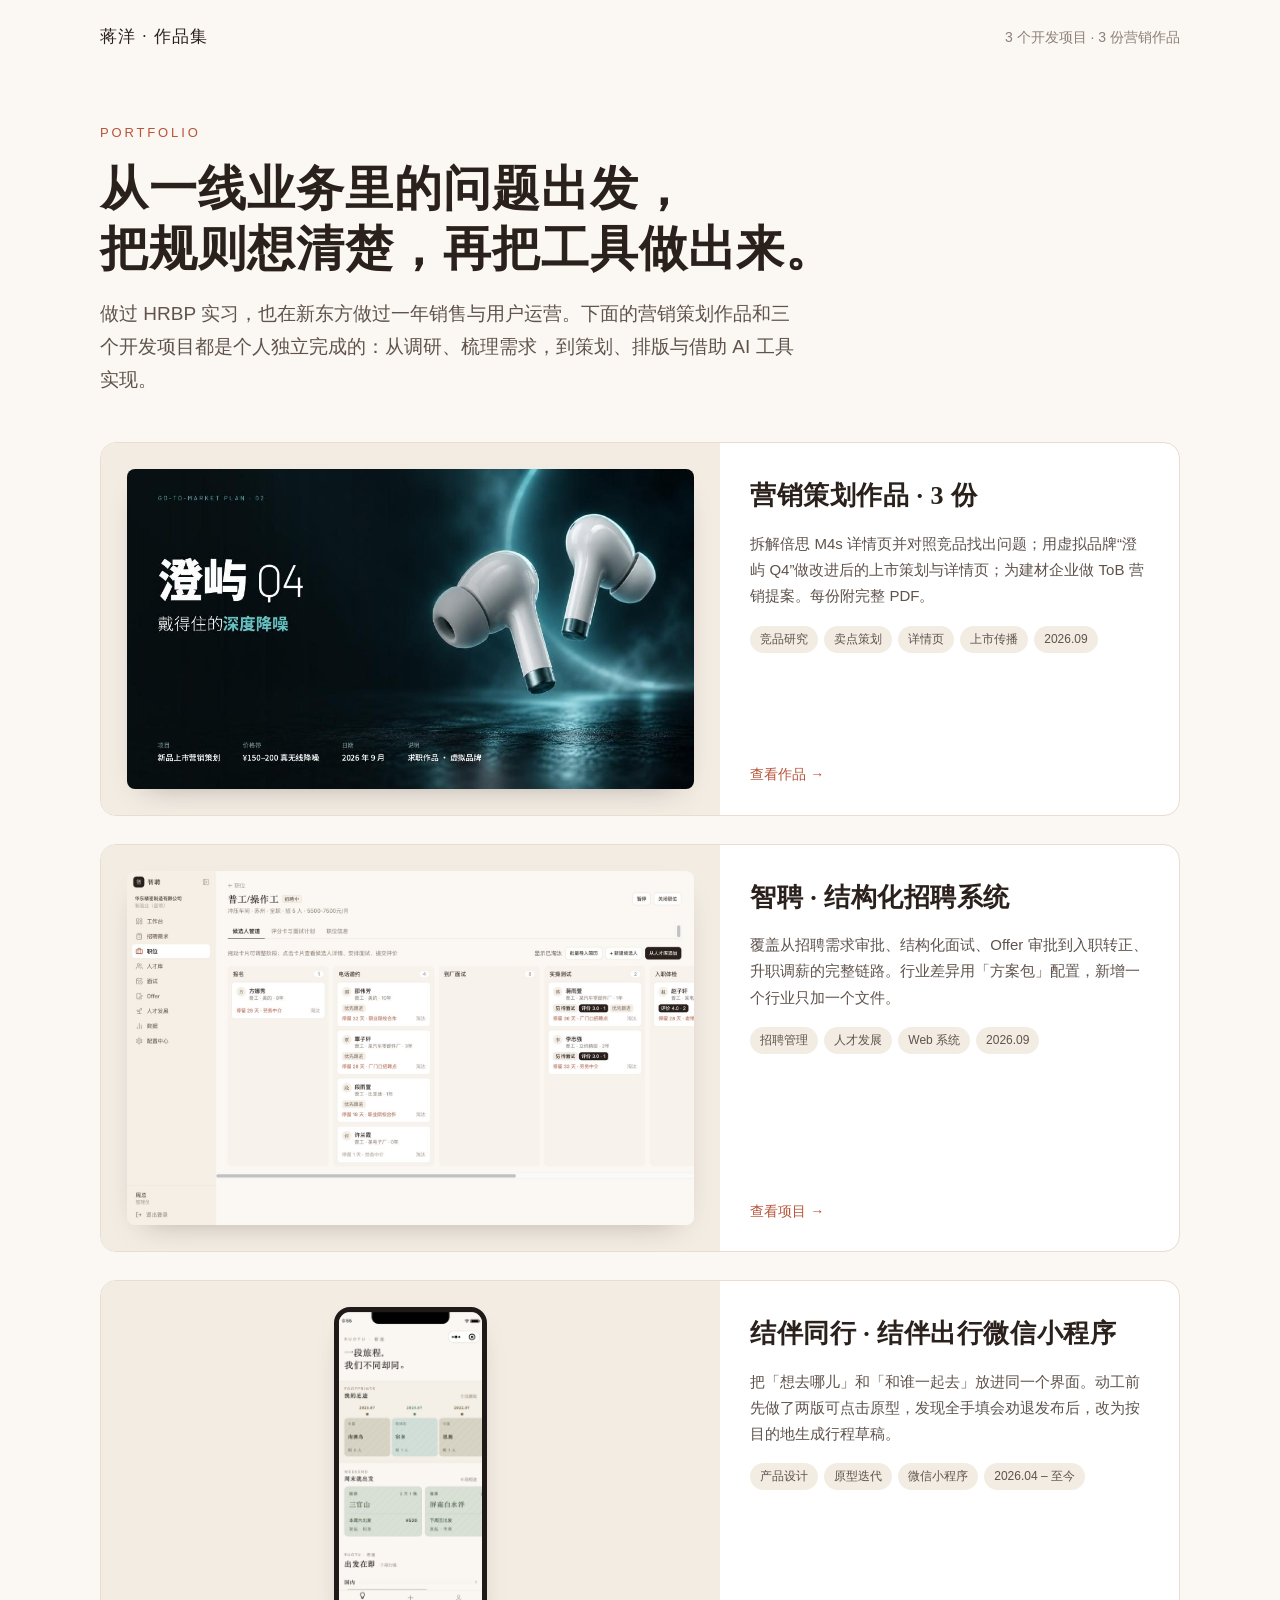
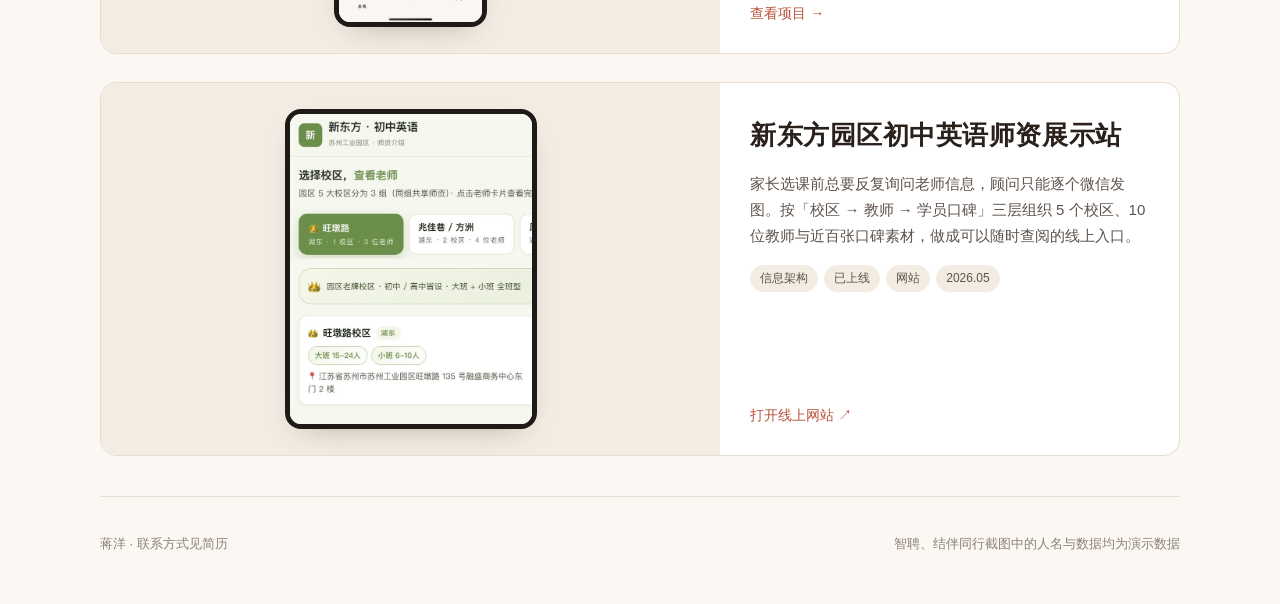
<file: index.html>
<!doctype html>
<html lang="zh-CN">
<head>
<meta charset="utf-8">
<meta name="viewport" content="width=device-width, initial-scale=1">
<title>蒋洋 · 项目作品集</title>
<meta name="description" content="蒋洋的个人项目：智聘结构化招聘系统、结伴同行小程序、新东方园区师资展示站，以及营销策划作品。">
<link rel="stylesheet" href="assets/site.css">
</head>
<body>
<div class="wrap">
  <nav class="nav"><span class="brand">蒋洋 · 作品集</span><span>3 个开发项目 · 3 份营销作品</span></nav>

  <header class="hero">
    <p class="eyebrow">PORTFOLIO</p>
    <h1>从一线业务里的问题出发，<br>把规则想清楚，再把工具做出来。</h1>
    <p class="lead">做过 HRBP 实习，也在新东方做过一年销售与用户运营。下面的营销策划作品和三个开发项目都是个人独立完成的：从调研、梳理需求，到策划、排版与借助 AI 工具实现。</p>
  </header>

  <main class="cards">
    <a class="card" href="marketing/">
      <div class="pic"><img src="assets/marketing/plan-cover.jpg" alt="澄屿 Q4 营销策划案封面" loading="lazy"></div>
      <div class="txt">
        <h2>营销策划作品 · 3 份</h2>
        <p>拆解倍思 M4s 详情页并对照竞品找出问题；用虚拟品牌“澄屿 Q4”做改进后的上市策划与详情页；为建材企业做 ToB 营销提案。每份附完整 PDF。</p>
        <div class="tags"><span>竞品研究</span><span>卖点策划</span><span>详情页</span><span>上市传播</span><span>2026.09</span></div>
        <span class="go">查看作品 →</span>
      </div>
    </a>

    <a class="card" href="zhipin/">
      <div class="pic"><img src="assets/zhipin/job-pipeline.jpg" alt="智聘职位候选人管道看板" loading="lazy"></div>
      <div class="txt">
        <h2>智聘 · 结构化招聘系统</h2>
        <p>覆盖从招聘需求审批、结构化面试、Offer 审批到入职转正、升职调薪的完整链路。行业差异用「方案包」配置，新增一个行业只加一个文件。</p>
        <div class="tags"><span>招聘管理</span><span>人才发展</span><span>Web 系统</span><span>2026.09</span></div>
        <span class="go">查看项目 →</span>
      </div>
    </a>

    <a class="card" href="ruotu/">
      <div class="pic tall"><img src="assets/ruotu/01-home.jpg" alt="结伴同行小程序首页" loading="lazy"></div>
      <div class="txt">
        <h2>结伴同行 · 结伴出行微信小程序</h2>
        <p>把「想去哪儿」和「和谁一起去」放进同一个界面。动工前先做了两版可点击原型，发现全手填会劝退发布后，改为按目的地生成行程草稿。</p>
        <div class="tags"><span>产品设计</span><span>原型迭代</span><span>微信小程序</span><span>2026.04 – 至今</span></div>
        <span class="go">查看项目 →</span>
      </div>
    </a>

    <a class="card" href="https://ayraayraayra.github.io/xxindongfang/" target="_blank" rel="noopener">
      <div class="pic tall"><img src="assets/xindongfang/home.jpg" alt="师资展示站首页" loading="lazy"></div>
      <div class="txt">
        <h2>新东方园区初中英语师资展示站</h2>
        <p>家长选课前总要反复询问老师信息，顾问只能逐个微信发图。按「校区 → 教师 → 学员口碑」三层组织 5 个校区、10 位教师与近百张口碑素材，做成可以随时查阅的线上入口。</p>
        <div class="tags"><span>信息架构</span><span>已上线</span><span>网站</span><span>2026.05</span></div>
        <span class="go">打开线上网站 ↗</span>
      </div>
    </a>
  </main>

  <footer><span>蒋洋 · 联系方式见简历</span><span>智聘、结伴同行截图中的人名与数据均为演示数据</span></footer>
</div>
</body>
</html>
</file>
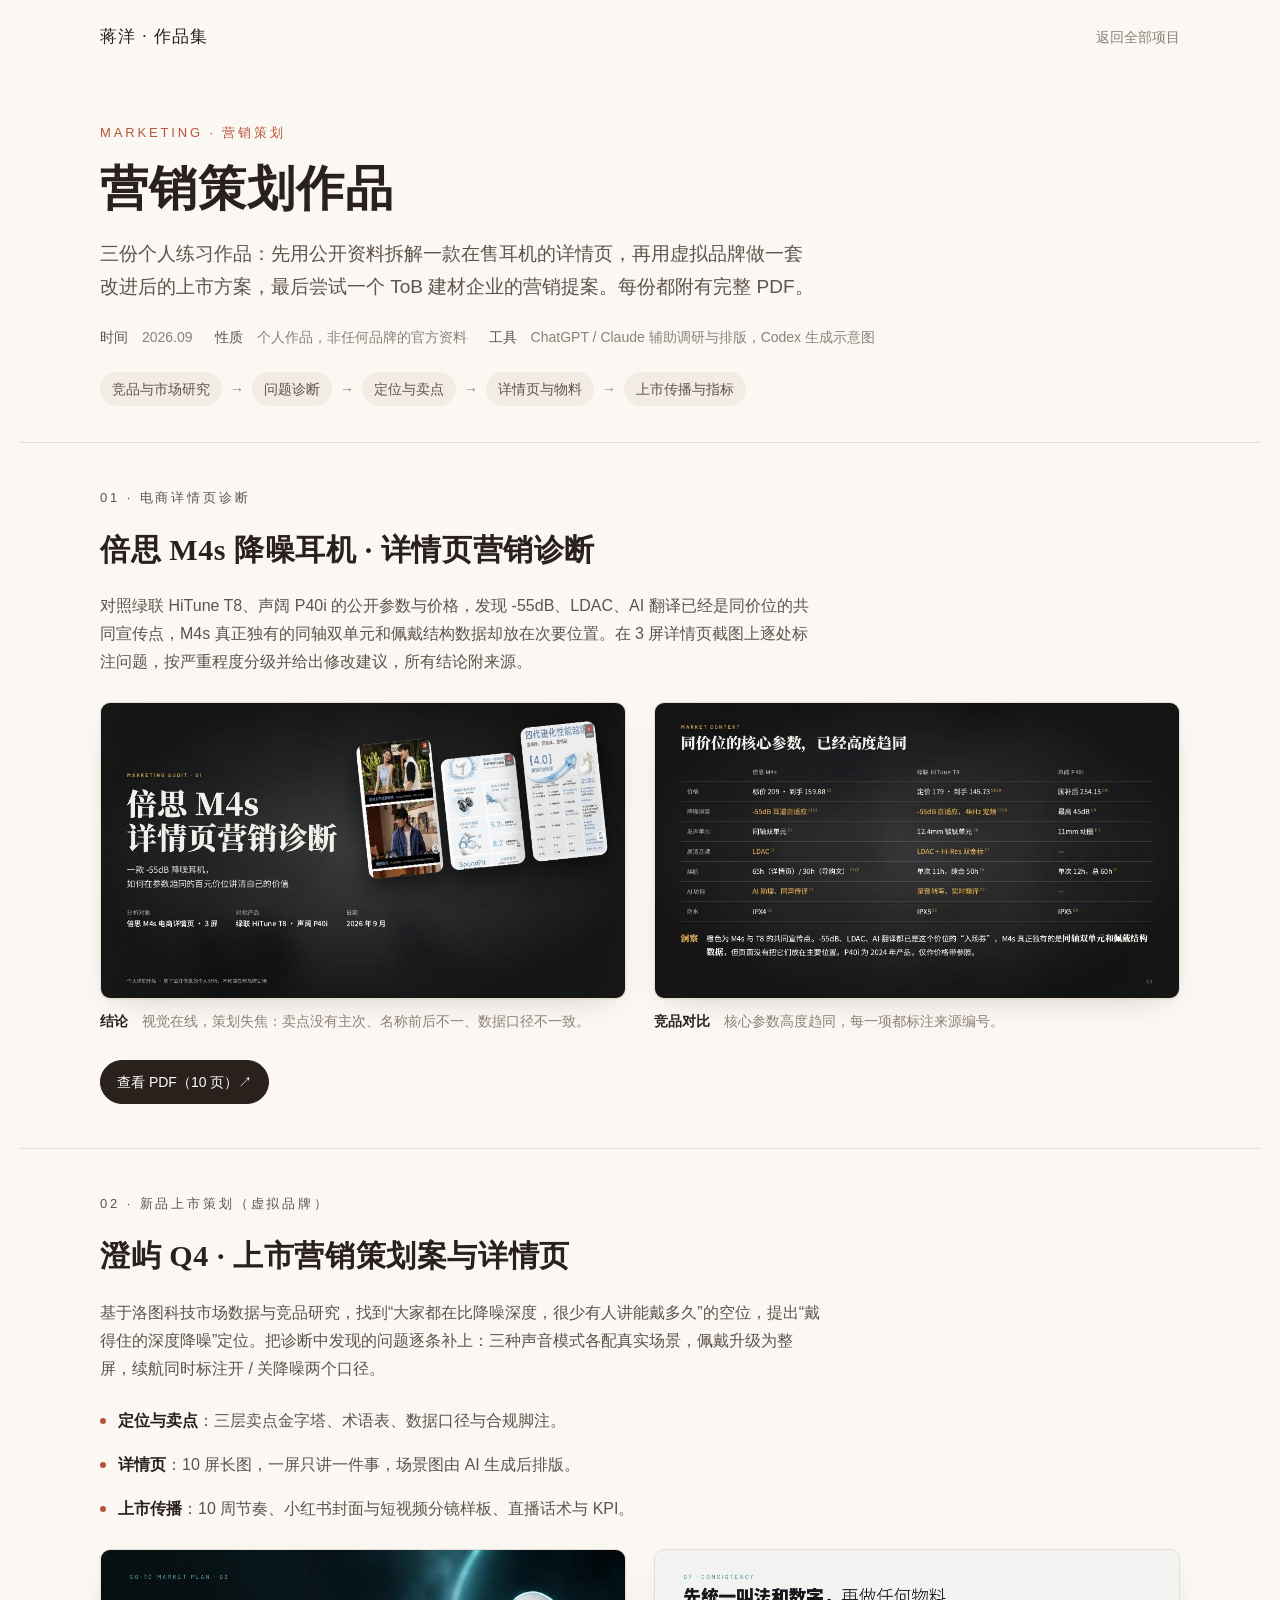
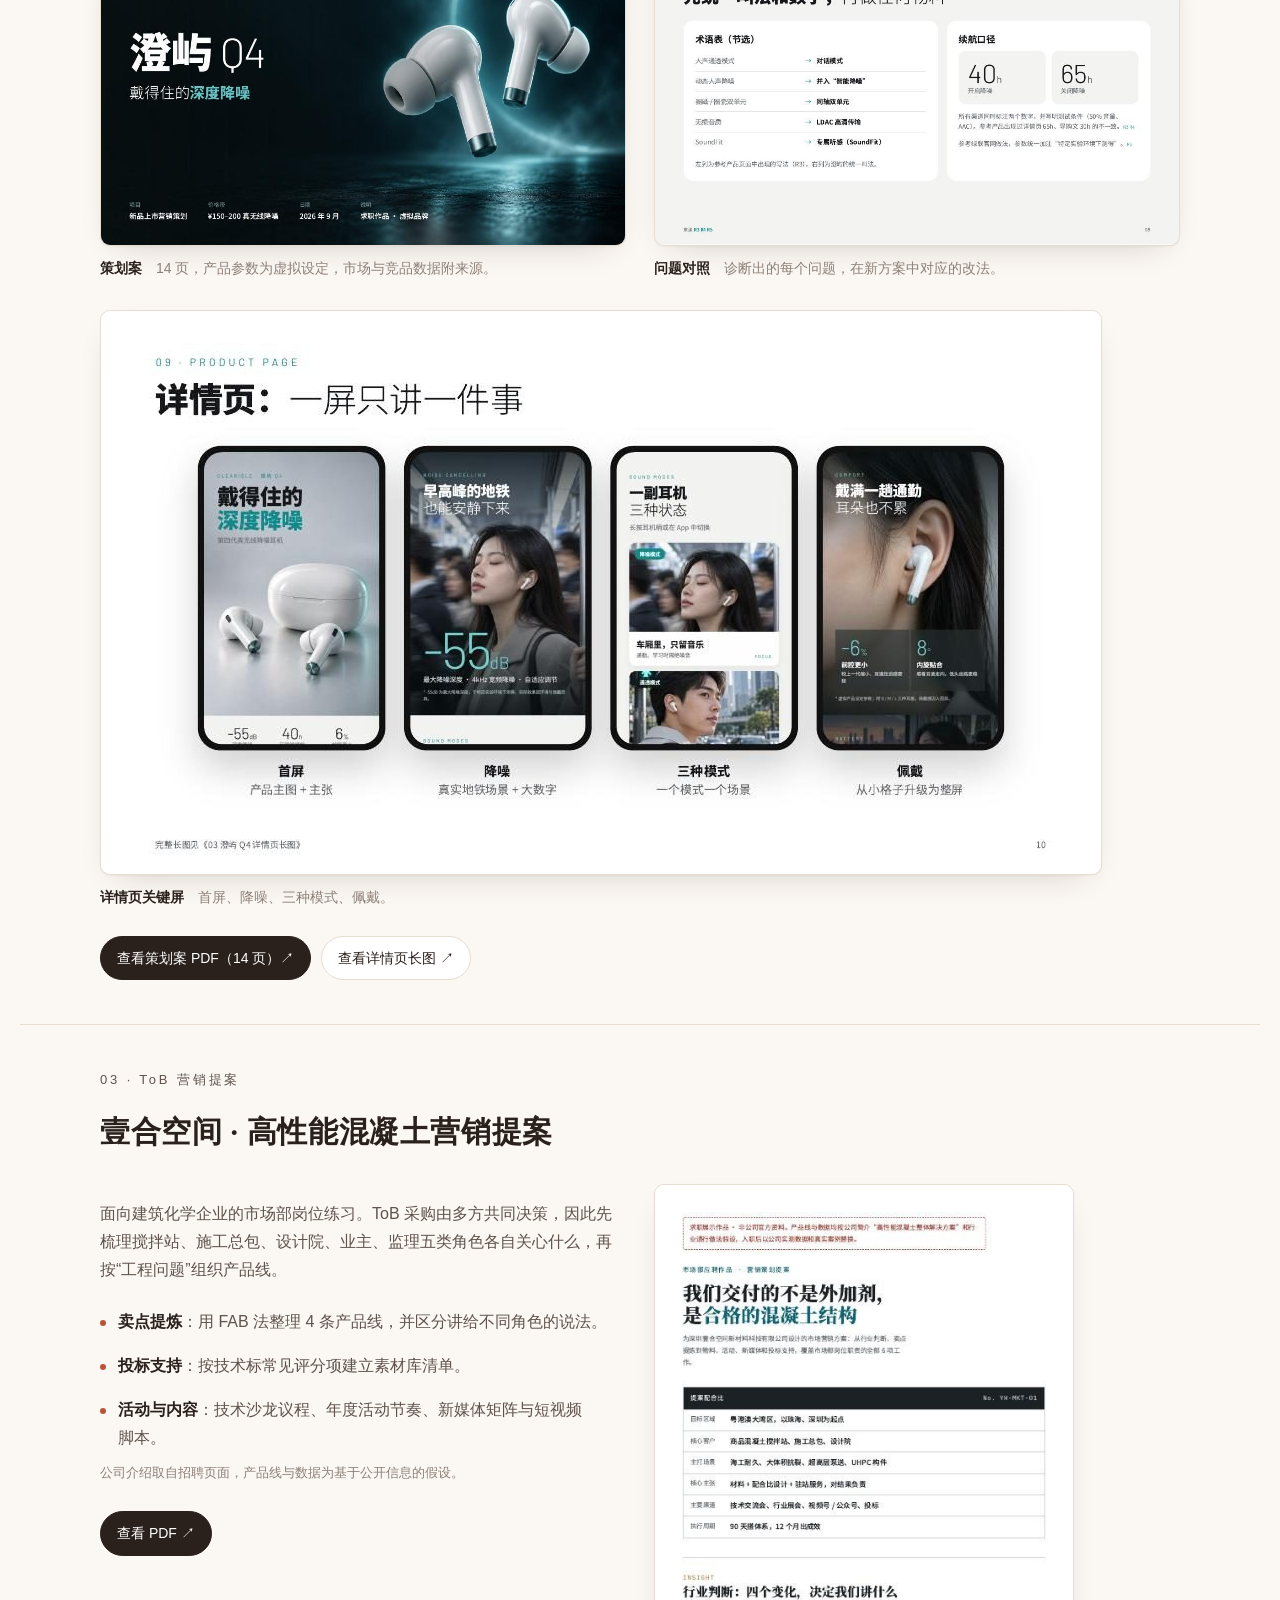
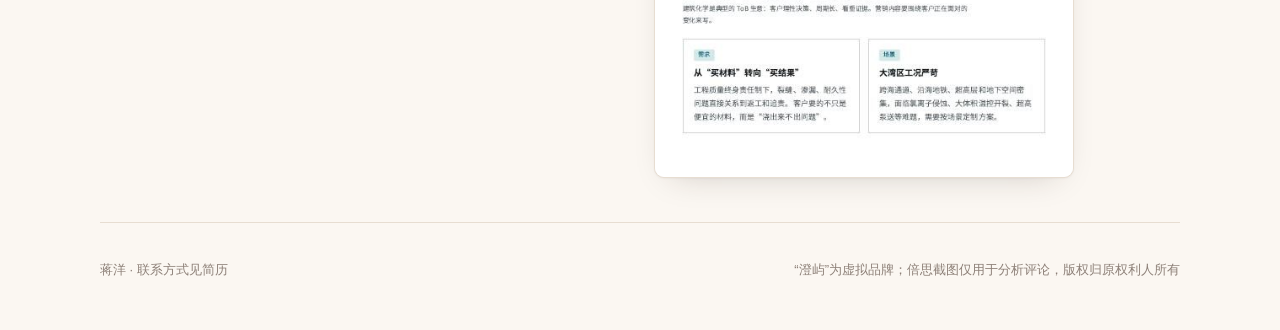
<file: marketing/index.html>
<!doctype html>
<html lang="zh-CN">
<head>
<meta charset="utf-8">
<meta name="viewport" content="width=device-width, initial-scale=1">
<title>营销策划作品 | 蒋洋作品集</title>
<meta name="description" content="蒋洋的营销策划作品：倍思 M4s 详情页营销诊断、澄屿 Q4 上市营销策划案、壹合空间高性能混凝土营销提案。">
<link rel="stylesheet" href="../assets/site.css">
</head>
<body>
<div class="wrap">
  <nav class="nav"><a class="brand" href="../">蒋洋 · 作品集</a><a href="../">返回全部项目</a></nav>

  <header class="hero">
    <p class="eyebrow">MARKETING · 营销策划</p>
    <h1>营销策划作品</h1>
    <p class="lead">三份个人练习作品：先用公开资料拆解一款在售耳机的详情页，再用虚拟品牌做一套改进后的上市方案，最后尝试一个 ToB 建材企业的营销提案。每份都附有完整 PDF。</p>
    <div class="meta"><span><b>时间</b>　2026.09</span><span><b>性质</b>　个人作品，非任何品牌的官方资料</span><span><b>工具</b>　ChatGPT / Claude 辅助调研与排版，Codex 生成示意图</span></div>
    <div class="flow"><span>竞品与市场研究</span><i>→</i><span>问题诊断</span><i>→</i><span>定位与卖点</span><i>→</i><span>详情页与物料</span><i>→</i><span>上市传播与指标</span></div>
  </header>
</div>

<section class="block" id="baseus"><div class="wrap">
  <p class="eyebrow">01 · 电商详情页诊断</p>
  <h2>倍思 M4s 降噪耳机 · 详情页营销诊断</h2>
  <p class="body">对照绿联 HiTune T8、声阔 P40i 的公开参数与价格，发现 -55dB、LDAC、AI 翻译已经是同价位的共同宣传点，M4s 真正独有的同轴双单元和佩戴结构数据却放在次要位置。在 3 屏详情页截图上逐处标注问题，按严重程度分级并给出修改建议，所有结论附来源。</p>
  <div class="two">
    <figure class="shot"><img src="../assets/marketing/audit-cover.jpg" alt="营销诊断封面" loading="lazy"><figcaption><b>结论</b>　视觉在线，策划失焦：卖点没有主次、名称前后不一、数据口径不一致。</figcaption></figure>
    <figure class="shot"><img src="../assets/marketing/audit-market.jpg" alt="同价位竞品参数对比" loading="lazy"><figcaption><b>竞品对比</b>　核心参数高度趋同，每一项都标注来源编号。</figcaption></figure>
  </div>
  <div class="actions"><a class="btn solid" href="../assets/marketing/baseus-m4s-audit.pdf" target="_blank" rel="noopener">查看 PDF（10 页）↗</a></div>
</div></section>

<section class="block" id="clearisle"><div class="wrap">
  <p class="eyebrow">02 · 新品上市策划（虚拟品牌）</p>
  <h2>澄屿 Q4 · 上市营销策划案与详情页</h2>
  <p class="body">基于洛图科技市场数据与竞品研究，找到“大家都在比降噪深度，很少有人讲能戴多久”的空位，提出“戴得住的深度降噪”定位。把诊断中发现的问题逐条补上：三种声音模式各配真实场景，佩戴升级为整屏，续航同时标注开 / 关降噪两个口径。</p>
  <ul class="points">
    <li><b>定位与卖点</b>：三层卖点金字塔、术语表、数据口径与合规脚注。</li>
    <li><b>详情页</b>：10 屏长图，一屏只讲一件事，场景图由 AI 生成后排版。</li>
    <li><b>上市传播</b>：10 周节奏、小红书封面与短视频分镜样板、直播话术与 KPI。</li>
  </ul>
  <div class="two">
    <figure class="shot"><img src="../assets/marketing/plan-cover.jpg" alt="澄屿 Q4 策划案封面" loading="lazy"><figcaption><b>策划案</b>　14 页，产品参数为虚拟设定，市场与竞品数据附来源。</figcaption></figure>
    <figure class="shot"><img src="../assets/marketing/plan-fix.jpg" alt="诊断问题与改进对照" loading="lazy"><figcaption><b>问题对照</b>　诊断出的每个问题，在新方案中对应的改法。</figcaption></figure>
  </div>
  <figure class="shot wide"><img src="../assets/marketing/plan-page.jpg" alt="详情页关键屏" loading="lazy"><figcaption><b>详情页关键屏</b>　首屏、降噪、三种模式、佩戴。</figcaption></figure>
  <div class="actions">
    <a class="btn solid" href="../assets/marketing/clearisle-q4-plan.pdf" target="_blank" rel="noopener">查看策划案 PDF（14 页）↗</a>
    <a class="btn" href="../assets/marketing/clearisle-q4-page.jpg" target="_blank" rel="noopener">查看详情页长图 ↗</a>
  </div>
</div></section>

<section class="block" id="yihe"><div class="wrap">
  <p class="eyebrow">03 · ToB 营销提案</p>
  <h2>壹合空间 · 高性能混凝土营销提案</h2>
  <div class="two">
    <div>
      <p class="body">面向建筑化学企业的市场部岗位练习。ToB 采购由多方共同决策，因此先梳理搅拌站、施工总包、设计院、业主、监理五类角色各自关心什么，再按“工程问题”组织产品线。</p>
      <ul class="points">
        <li><b>卖点提炼</b>：用 FAB 法整理 4 条产品线，并区分讲给不同角色的说法。</li>
        <li><b>投标支持</b>：按技术标常见评分项建立素材库清单。</li>
        <li><b>活动与内容</b>：技术沙龙议程、年度活动节奏、新媒体矩阵与短视频脚本。</li>
      </ul>
      <p class="note">公司介绍取自招聘页面，产品线与数据为基于公开信息的假设。</p>
      <div class="actions"><a class="btn solid" href="../assets/marketing/yihe-proposal.pdf" target="_blank" rel="noopener">查看 PDF ↗</a></div>
    </div>
    <figure class="shot"><img src="../assets/marketing/yihe-cover.jpg" alt="壹合空间营销提案首页" loading="lazy" style="max-width:420px"></figure>
  </div>
</div></section>

<div class="wrap">
  <footer><span>蒋洋 · 联系方式见简历</span><span>“澄屿”为虚拟品牌；倍思截图仅用于分析评论，版权归原权利人所有</span></footer>
</div>
</body>
</html>
</file>
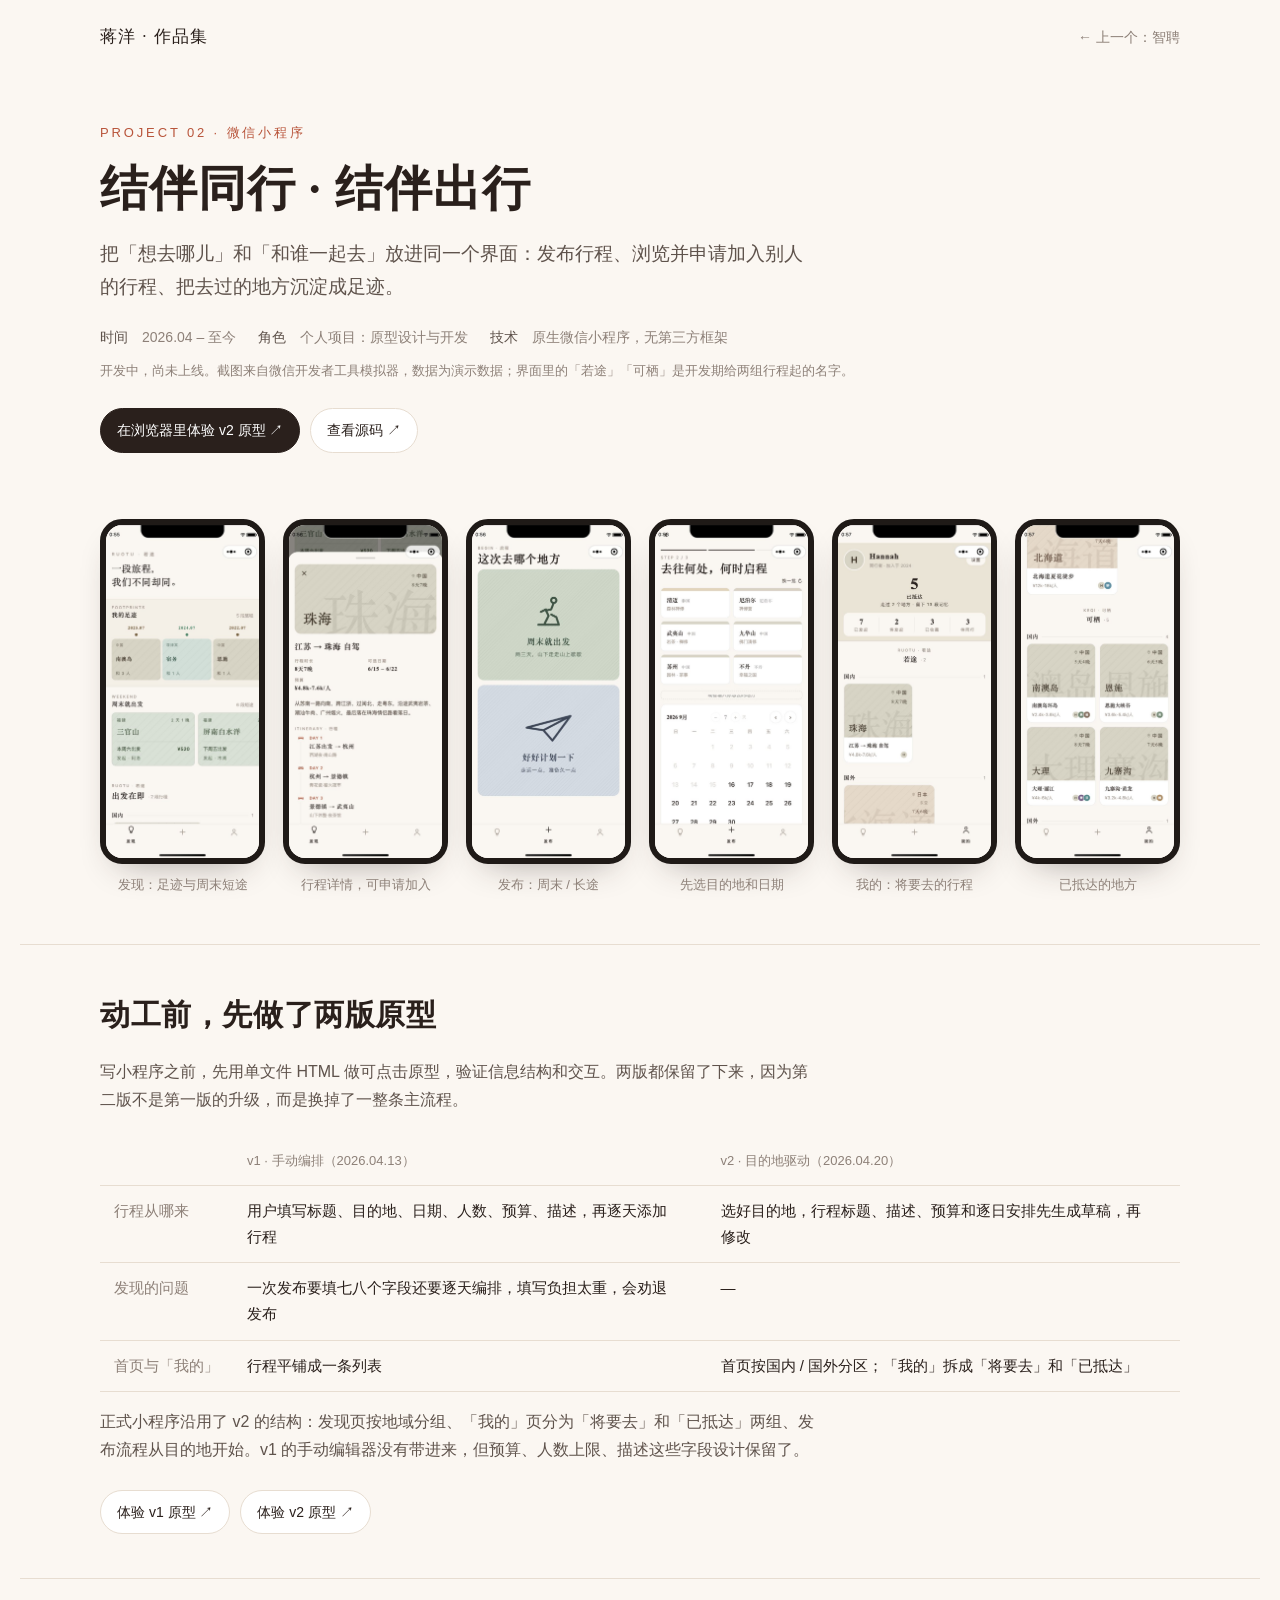
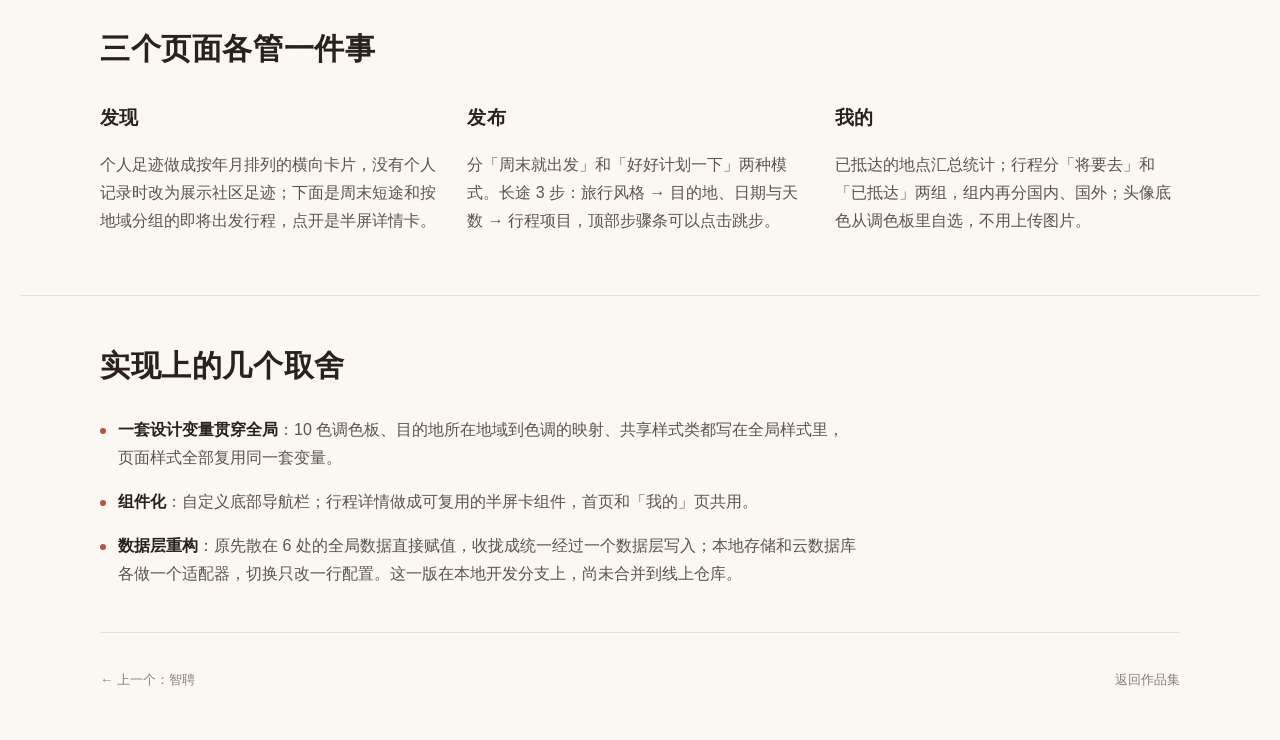
<file: ruotu/index.html>
<!doctype html>
<html lang="zh-CN">
<head>
<meta charset="utf-8">
<meta name="viewport" content="width=device-width, initial-scale=1">
<title>结伴同行 · 结伴出行微信小程序 | 蒋洋作品集</title>
<meta name="description" content="结伴同行：结伴出行微信小程序。发布行程、申请加入别人的行程、把去过的地方沉淀成足迹。">
<link rel="stylesheet" href="../assets/site.css">
</head>
<body>
<div class="wrap">
  <nav class="nav"><a class="brand" href="../">蒋洋 · 作品集</a><a href="../zhipin/">← 上一个：智聘</a></nav>

  <header class="hero">
    <p class="eyebrow">PROJECT 02 · 微信小程序</p>
    <h1>结伴同行 · 结伴出行</h1>
    <p class="lead">把「想去哪儿」和「和谁一起去」放进同一个界面：发布行程、浏览并申请加入别人的行程、把去过的地方沉淀成足迹。</p>
    <div class="meta"><span><b>时间</b>　2026.04 – 至今</span><span><b>角色</b>　个人项目：原型设计与开发</span><span><b>技术</b>　原生微信小程序，无第三方框架</span></div>
    <p class="note">开发中，尚未上线。截图来自微信开发者工具模拟器，数据为演示数据；界面里的「若途」「可栖」是开发期给两组行程起的名字。</p>
    <div class="actions">
      <a class="btn solid" href="https://ayraayraayra.github.io/travel-together/prototype/v2-ai-generated.html" target="_blank" rel="noopener">在浏览器里体验 v2 原型 ↗</a>
      <a class="btn" href="https://github.com/AYRAayraAYRA/travel-together" target="_blank" rel="noopener">查看源码 ↗</a>
    </div>
  </header>

  <div class="phones six">
    <figure class="shot phone"><img src="../assets/ruotu/01-home.jpg" alt="发现页"><figcaption>发现：足迹与周末短途</figcaption></figure>
    <figure class="shot phone"><img src="../assets/ruotu/03-detail.jpg" alt="行程详情半屏卡"><figcaption>行程详情，可申请加入</figcaption></figure>
    <figure class="shot phone"><img src="../assets/ruotu/04-create.jpg" alt="发布入口"><figcaption>发布：周末 / 长途</figcaption></figure>
    <figure class="shot phone"><img src="../assets/ruotu/06-destination.jpg" alt="选择目的地与日期"><figcaption>先选目的地和日期</figcaption></figure>
    <figure class="shot phone"><img src="../assets/ruotu/07-me.jpg" alt="我的页"><figcaption>我的：将要去的行程</figcaption></figure>
    <figure class="shot phone"><img src="../assets/ruotu/08-arrived.jpg" alt="已抵达的足迹"><figcaption>已抵达的地方</figcaption></figure>
  </div>
</div>

<section class="block" style="margin-top:48px"><div class="wrap">
  <h2>动工前，先做了两版原型</h2>
  <p class="body">写小程序之前，先用单文件 HTML 做可点击原型，验证信息结构和交互。两版都保留了下来，因为第二版不是第一版的升级，而是换掉了一整条主流程。</p>
  <div class="table-wrap"><table>
    <thead><tr><th></th><th>v1 · 手动编排（2026.04.13）</th><th>v2 · 目的地驱动（2026.04.20）</th></tr></thead>
    <tbody>
      <tr><td>行程从哪来</td><td>用户填写标题、目的地、日期、人数、预算、描述，再逐天添加行程</td><td>选好目的地，行程标题、描述、预算和逐日安排先生成草稿，再修改</td></tr>
      <tr><td>发现的问题</td><td>一次发布要填七八个字段还要逐天编排，填写负担太重，会劝退发布</td><td>—</td></tr>
      <tr><td>首页与「我的」</td><td>行程平铺成一条列表</td><td>首页按国内 / 国外分区；「我的」拆成「将要去」和「已抵达」</td></tr>
    </tbody>
  </table></div>
  <p class="body">正式小程序沿用了 v2 的结构：发现页按地域分组、「我的」页分为「将要去」和「已抵达」两组、发布流程从目的地开始。v1 的手动编辑器没有带进来，但预算、人数上限、描述这些字段设计保留了。</p>
  <div class="actions">
    <a class="btn" href="https://ayraayraayra.github.io/travel-together/prototype/v1-manual-itinerary.html" target="_blank" rel="noopener">体验 v1 原型 ↗</a>
    <a class="btn" href="https://ayraayraayra.github.io/travel-together/prototype/v2-ai-generated.html" target="_blank" rel="noopener">体验 v2 原型 ↗</a>
  </div>
</div></section>

<section class="block"><div class="wrap">
  <h2>三个页面各管一件事</h2>
  <div class="three">
    <div><h3>发现</h3><p class="body">个人足迹做成按年月排列的横向卡片，没有个人记录时改为展示社区足迹；下面是周末短途和按地域分组的即将出发行程，点开是半屏详情卡。</p></div>
    <div><h3>发布</h3><p class="body">分「周末就出发」和「好好计划一下」两种模式。长途 3 步：旅行风格 → 目的地、日期与天数 → 行程项目，顶部步骤条可以点击跳步。</p></div>
    <div><h3>我的</h3><p class="body">已抵达的地点汇总统计；行程分「将要去」和「已抵达」两组，组内再分国内、国外；头像底色从调色板里自选，不用上传图片。</p></div>
  </div>
</div></section>

<section class="block"><div class="wrap">
  <h2>实现上的几个取舍</h2>
  <ul class="points">
    <li><b>一套设计变量贯穿全局</b>：10 色调色板、目的地所在地域到色调的映射、共享样式类都写在全局样式里，页面样式全部复用同一套变量。</li>
    <li><b>组件化</b>：自定义底部导航栏；行程详情做成可复用的半屏卡组件，首页和「我的」页共用。</li>
    <li><b>数据层重构</b>：原先散在 6 处的全局数据直接赋值，收拢成统一经过一个数据层写入；本地存储和云数据库各做一个适配器，切换只改一行配置。这一版在本地开发分支上，尚未合并到线上仓库。</li>
  </ul>
</div></section>

<div class="wrap"><footer><a href="../zhipin/">← 上一个：智聘</a><a href="../">返回作品集</a></footer></div>
</body>
</html>
</file>
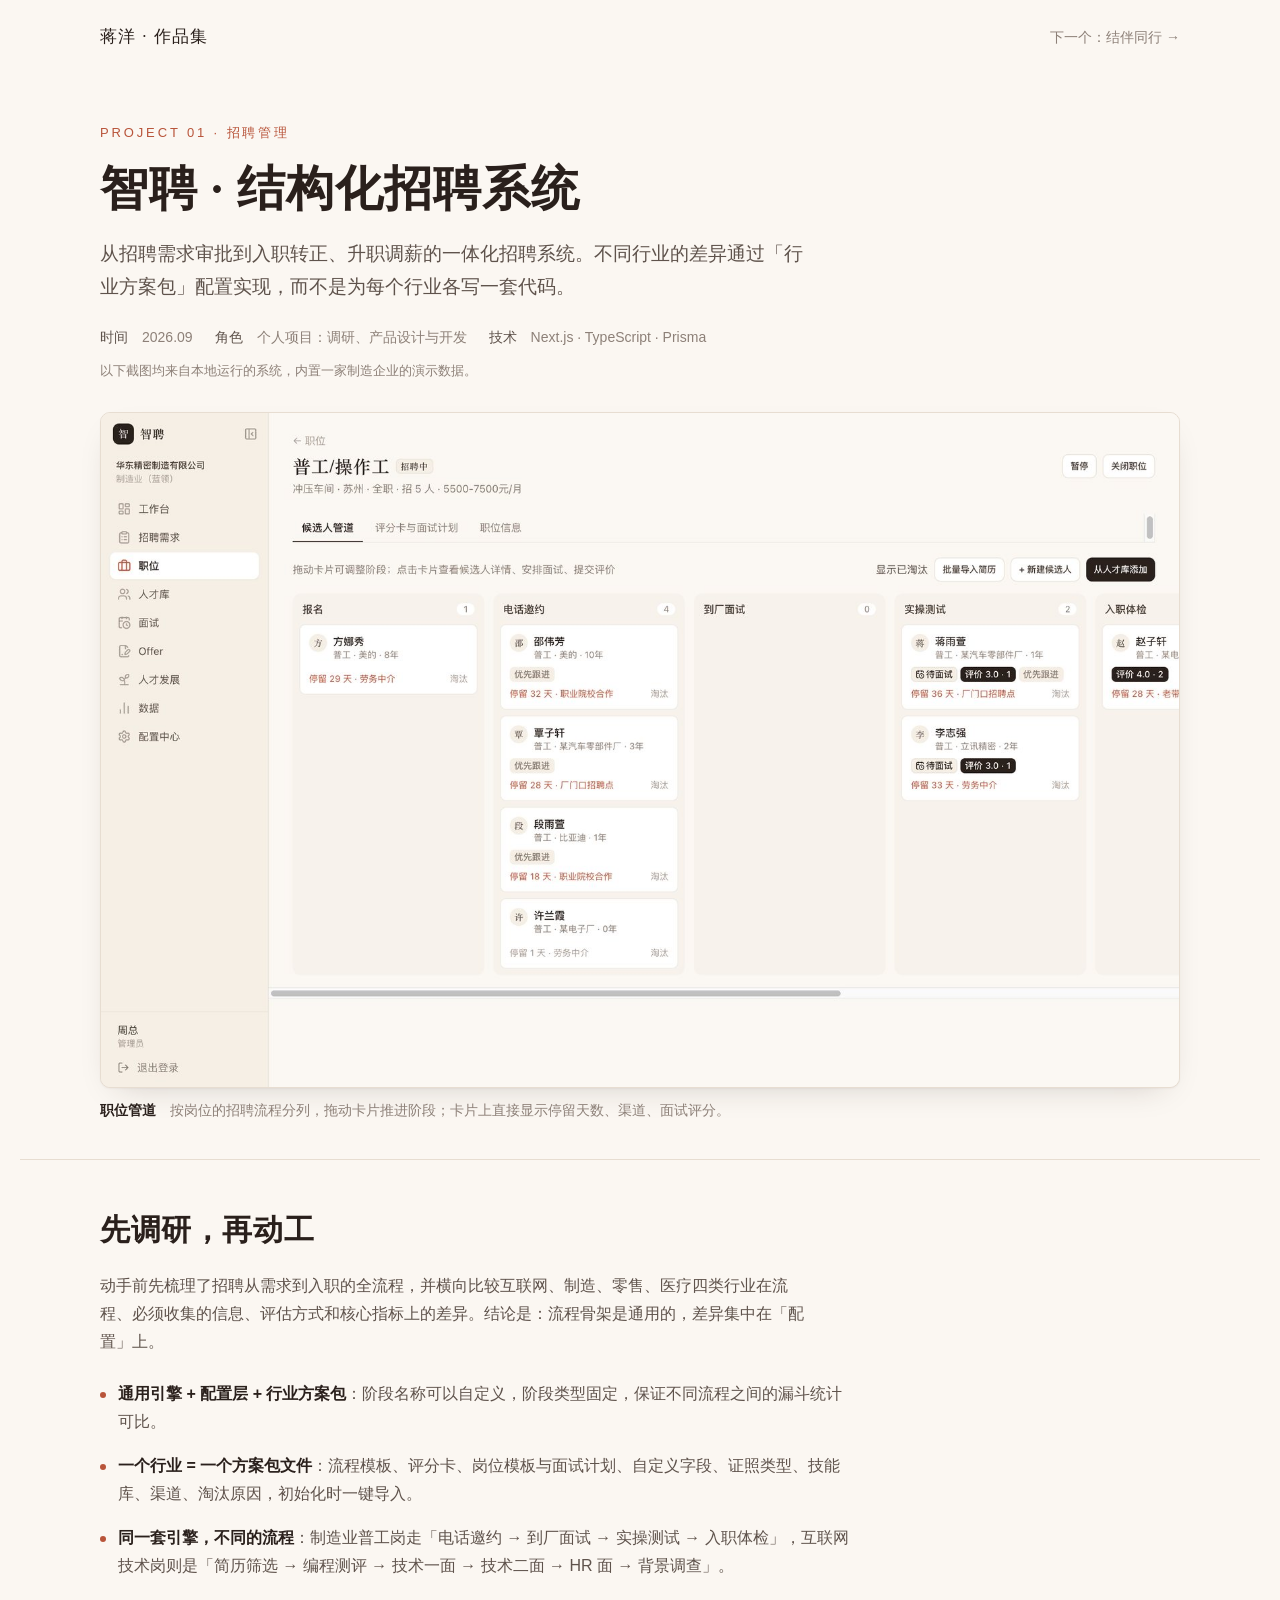
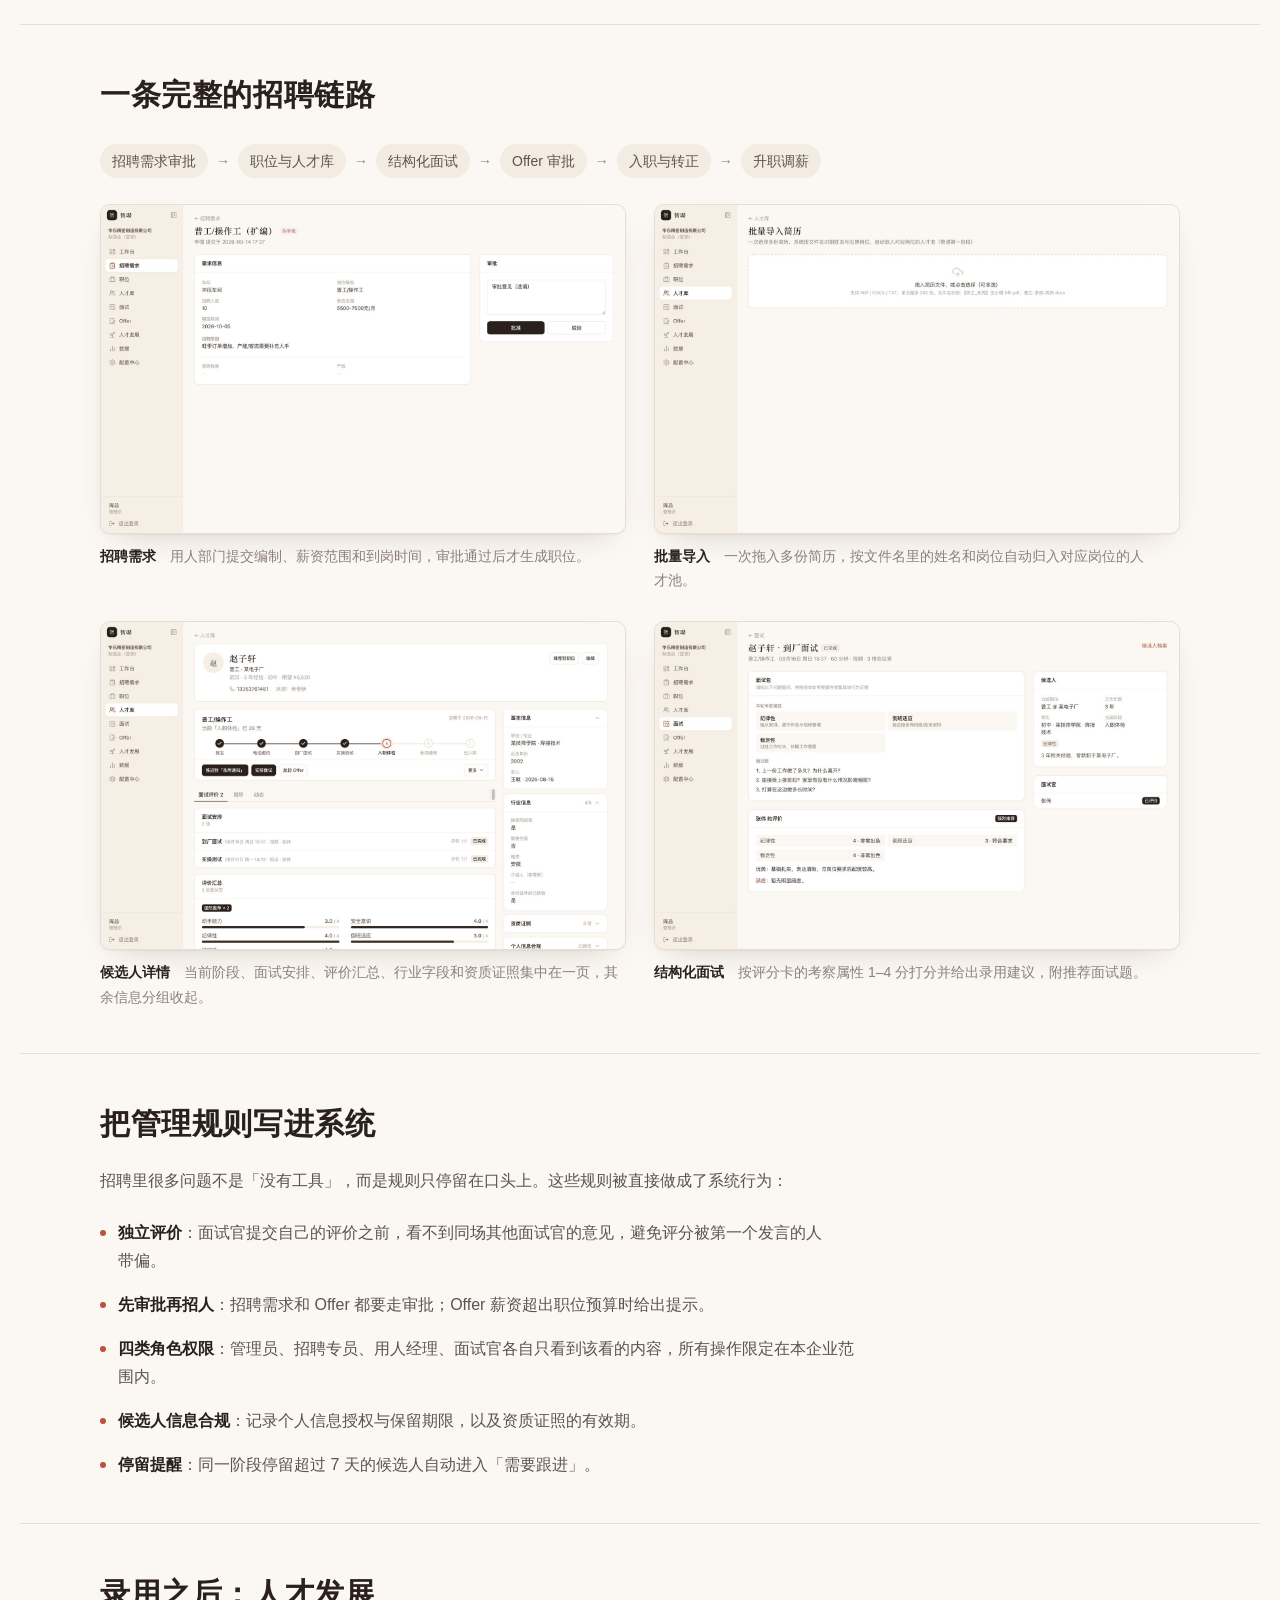
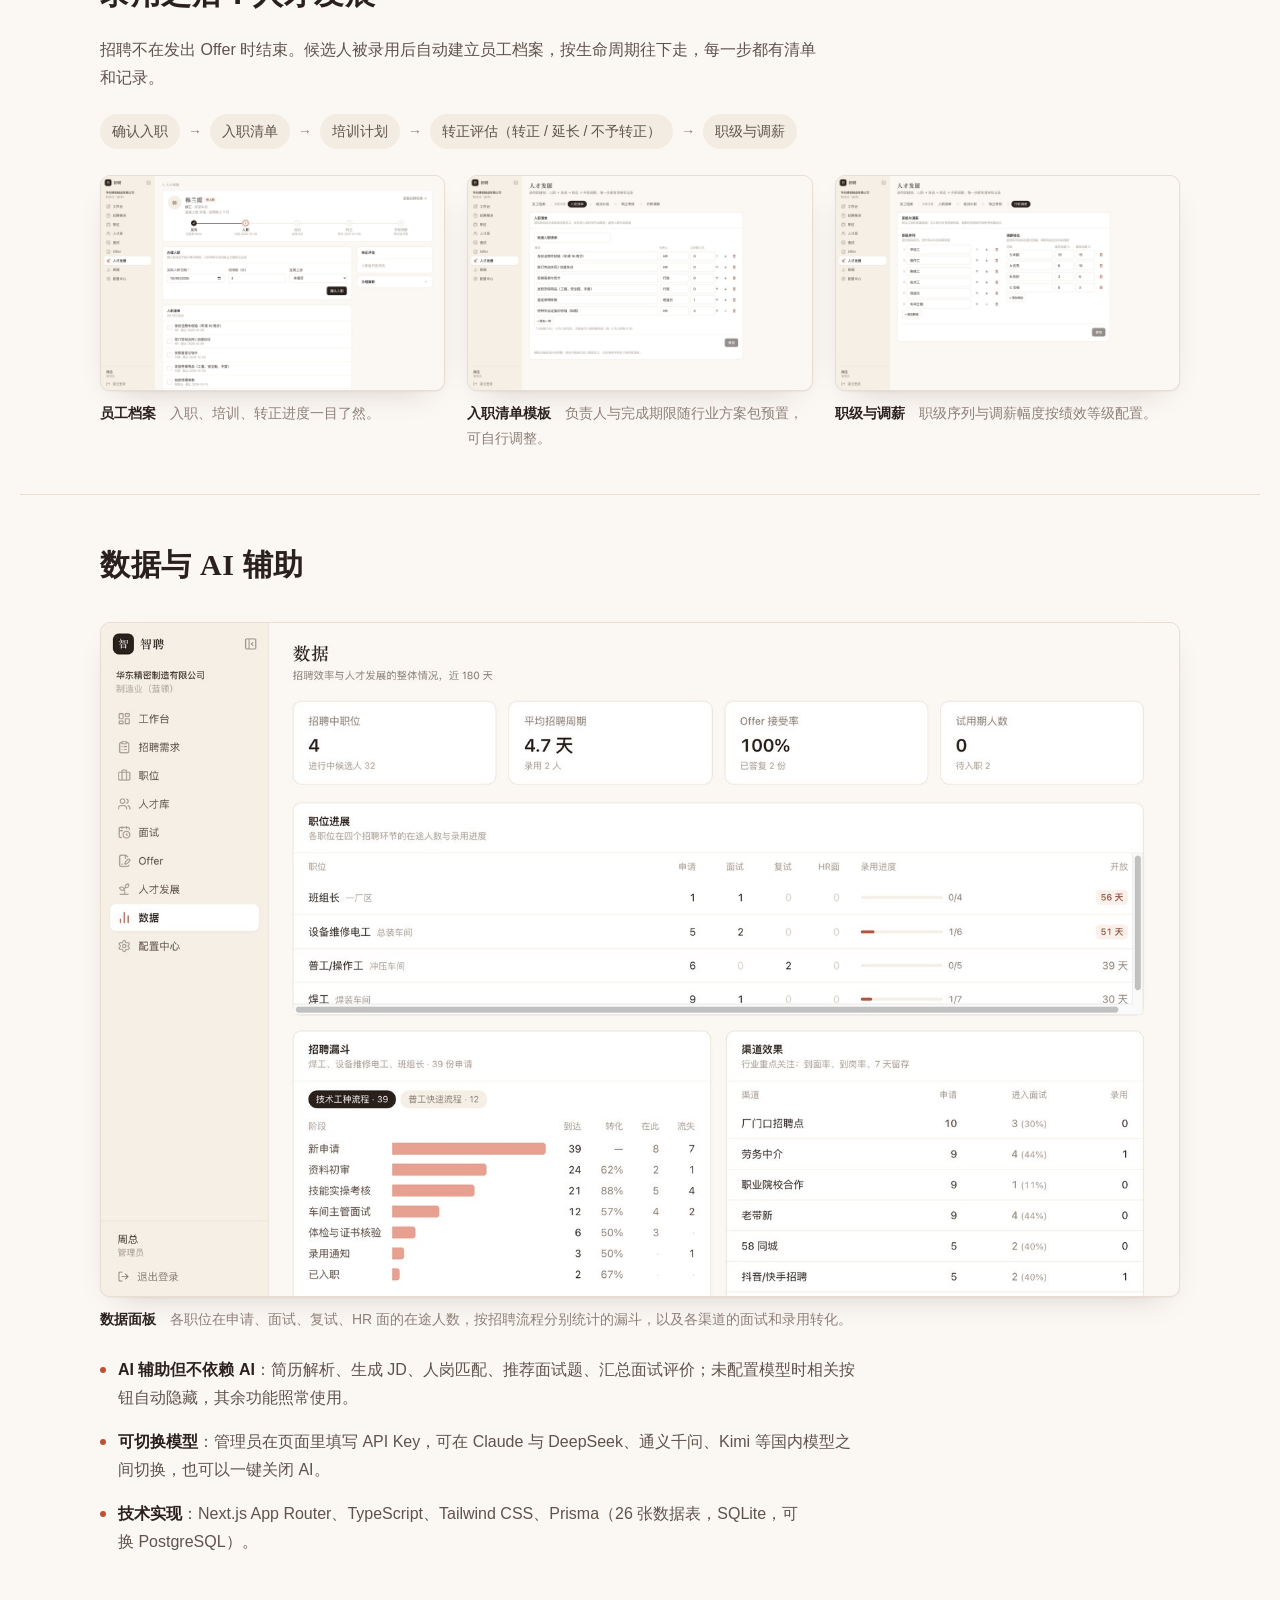
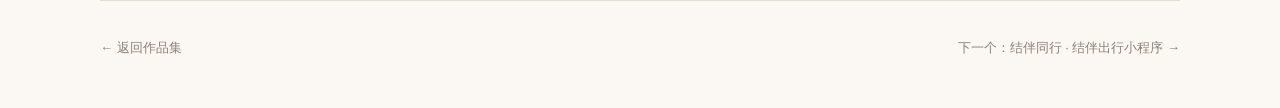
<file: zhipin/index.html>
<!doctype html>
<html lang="zh-CN">
<head>
<meta charset="utf-8">
<meta name="viewport" content="width=device-width, initial-scale=1">
<title>智聘 · 结构化招聘系统 | 蒋洋作品集</title>
<meta name="description" content="智聘：从招聘需求审批到入职转正、升职调薪的结构化招聘系统，行业差异通过方案包配置。">
<link rel="stylesheet" href="../assets/site.css">
</head>
<body>
<div class="wrap">
  <nav class="nav"><a class="brand" href="../">蒋洋 · 作品集</a><a href="../ruotu/">下一个：结伴同行 →</a></nav>

  <header class="hero">
    <p class="eyebrow">PROJECT 01 · 招聘管理</p>
    <h1>智聘 · 结构化招聘系统</h1>
    <p class="lead">从招聘需求审批到入职转正、升职调薪的一体化招聘系统。不同行业的差异通过「行业方案包」配置实现，而不是为每个行业各写一套代码。</p>
    <div class="meta"><span><b>时间</b>　2026.09</span><span><b>角色</b>　个人项目：调研、产品设计与开发</span><span><b>技术</b>　Next.js · TypeScript · Prisma</span></div>
    <p class="note">以下截图均来自本地运行的系统，内置一家制造企业的演示数据。</p>
    <figure class="shot wide"><img src="../assets/zhipin/job-pipeline.jpg" alt="职位的候选人管道看板"><figcaption><b>职位管道</b>　按岗位的招聘流程分列，拖动卡片推进阶段；卡片上直接显示停留天数、渠道、面试评分。</figcaption></figure>
  </header>
</div>

<section class="block"><div class="wrap">
  <h2>先调研，再动工</h2>
  <p class="body">动手前先梳理了招聘从需求到入职的全流程，并横向比较互联网、制造、零售、医疗四类行业在流程、必须收集的信息、评估方式和核心指标上的差异。结论是：流程骨架是通用的，差异集中在「配置」上。</p>
  <ul class="points">
    <li><b>通用引擎 + 配置层 + 行业方案包</b>：阶段名称可以自定义，阶段类型固定，保证不同流程之间的漏斗统计可比。</li>
    <li><b>一个行业 = 一个方案包文件</b>：流程模板、评分卡、岗位模板与面试计划、自定义字段、证照类型、技能库、渠道、淘汰原因，初始化时一键导入。</li>
    <li><b>同一套引擎，不同的流程</b>：制造业普工岗走「电话邀约 → 到厂面试 → 实操测试 → 入职体检」，互联网技术岗则是「简历筛选 → 编程测评 → 技术一面 → 技术二面 → HR 面 → 背景调查」。</li>
  </ul>
</div></section>

<section class="block"><div class="wrap">
  <h2>一条完整的招聘链路</h2>
  <div class="flow"><span>招聘需求审批</span><i>→</i><span>职位与人才库</span><i>→</i><span>结构化面试</span><i>→</i><span>Offer 审批</span><i>→</i><span>入职与转正</span><i>→</i><span>升职调薪</span></div>
  <div class="two">
    <figure class="shot"><img src="../assets/zhipin/requisition.jpg" alt="招聘需求审批" loading="lazy"><figcaption><b>招聘需求</b>　用人部门提交编制、薪资范围和到岗时间，审批通过后才生成职位。</figcaption></figure>
    <figure class="shot"><img src="../assets/zhipin/import.jpg" alt="批量导入简历" loading="lazy"><figcaption><b>批量导入</b>　一次拖入多份简历，按文件名里的姓名和岗位自动归入对应岗位的人才池。</figcaption></figure>
    <figure class="shot"><img src="../assets/zhipin/candidate-detail.jpg" alt="候选人详情" loading="lazy"><figcaption><b>候选人详情</b>　当前阶段、面试安排、评价汇总、行业字段和资质证照集中在一页，其余信息分组收起。</figcaption></figure>
    <figure class="shot"><img src="../assets/zhipin/interview.jpg" alt="结构化面试评价" loading="lazy"><figcaption><b>结构化面试</b>　按评分卡的考察属性 1–4 分打分并给出录用建议，附推荐面试题。</figcaption></figure>
  </div>
</div></section>

<section class="block"><div class="wrap">
  <h2>把管理规则写进系统</h2>
  <p class="body">招聘里很多问题不是「没有工具」，而是规则只停留在口头上。这些规则被直接做成了系统行为：</p>
  <ul class="points">
    <li><b>独立评价</b>：面试官提交自己的评价之前，看不到同场其他面试官的意见，避免评分被第一个发言的人带偏。</li>
    <li><b>先审批再招人</b>：招聘需求和 Offer 都要走审批；Offer 薪资超出职位预算时给出提示。</li>
    <li><b>四类角色权限</b>：管理员、招聘专员、用人经理、面试官各自只看到该看的内容，所有操作限定在本企业范围内。</li>
    <li><b>候选人信息合规</b>：记录个人信息授权与保留期限，以及资质证照的有效期。</li>
    <li><b>停留提醒</b>：同一阶段停留超过 7 天的候选人自动进入「需要跟进」。</li>
  </ul>
</div></section>

<section class="block"><div class="wrap">
  <h2>录用之后：人才发展</h2>
  <p class="body">招聘不在发出 Offer 时结束。候选人被录用后自动建立员工档案，按生命周期往下走，每一步都有清单和记录。</p>
  <div class="flow"><span>确认入职</span><i>→</i><span>入职清单</span><i>→</i><span>培训计划</span><i>→</i><span>转正评估（转正 / 延长 / 不予转正）</span><i>→</i><span>职级与调薪</span></div>
  <div class="three">
    <figure class="shot"><img src="../assets/zhipin/employee.jpg" alt="员工档案" loading="lazy"><figcaption><b>员工档案</b>　入职、培训、转正进度一目了然。</figcaption></figure>
    <figure class="shot"><img src="../assets/zhipin/onboarding.jpg" alt="入职清单模板" loading="lazy"><figcaption><b>入职清单模板</b>　负责人与完成期限随行业方案包预置，可自行调整。</figcaption></figure>
    <figure class="shot"><img src="../assets/zhipin/promotion.jpg" alt="职级与调薪设置" loading="lazy"><figcaption><b>职级与调薪</b>　职级序列与调薪幅度按绩效等级配置。</figcaption></figure>
  </div>
</div></section>

<section class="block"><div class="wrap">
  <h2>数据与 AI 辅助</h2>
  <figure class="shot wide"><img src="../assets/zhipin/insights.jpg" alt="招聘数据面板" loading="lazy"><figcaption><b>数据面板</b>　各职位在申请、面试、复试、HR 面的在途人数，按招聘流程分别统计的漏斗，以及各渠道的面试和录用转化。</figcaption></figure>
  <ul class="points">
    <li><b>AI 辅助但不依赖 AI</b>：简历解析、生成 JD、人岗匹配、推荐面试题、汇总面试评价；未配置模型时相关按钮自动隐藏，其余功能照常使用。</li>
    <li><b>可切换模型</b>：管理员在页面里填写 API Key，可在 Claude 与 DeepSeek、通义千问、Kimi 等国内模型之间切换，也可以一键关闭 AI。</li>
    <li><b>技术实现</b>：Next.js App Router、TypeScript、Tailwind CSS、Prisma（26 张数据表，SQLite，可换 PostgreSQL）。</li>
  </ul>
</div></section>

<div class="wrap"><footer><a href="../">← 返回作品集</a><a href="../ruotu/">下一个：结伴同行 · 结伴出行小程序 →</a></footer></div>
</body>
</html>
</file>
<file: assets/site.css>
:root {
  --paper: #fbf7f2;
  --paper-2: #f3ece3;
  --line: #e7ddd1;
  --ink: #2a201c;
  --ink-2: #5f534c;
  --ink-3: #8d8078;
  --accent: #b8543a;
  --serif: "Songti SC", "STSong", "Noto Serif SC", "Source Han Serif SC", serif;
  --sans: -apple-system, BlinkMacSystemFont, "PingFang SC", "Hiragino Sans GB", "Microsoft YaHei", sans-serif;
}
* { box-sizing: border-box; }
html { -webkit-text-size-adjust: 100%; }
body {
  margin: 0; background: var(--paper); color: var(--ink);
  font: 16px/1.75 var(--sans); padding-inline: 20px;
  line-break: strict; text-wrap: pretty;
}
img { max-width: 100%; display: block; }
a { color: inherit; }
.wrap { max-width: 1080px; margin: 0 auto; }
.narrow { max-width: 760px; }

/* 顶栏 */
.nav { display: flex; justify-content: space-between; align-items: center; padding-block: 22px; font-size: 14px; color: var(--ink-3); }
.nav a { text-decoration: none; }
.nav a:hover { color: var(--ink); }
.nav .brand { font-family: var(--serif); font-size: 17px; color: var(--ink); letter-spacing: .08em; }

/* 标题区 */
.hero { padding-block: 48px 36px; }
.eyebrow { font-size: 13px; letter-spacing: .22em; color: var(--accent); margin: 0 0 14px; }
h1, h2, h3 { font-family: var(--serif); font-weight: 600; letter-spacing: .02em; margin: 0; }
h1 { font-size: clamp(32px, 5vw, 48px); line-height: 1.25; }
.lead { font-size: clamp(17px, 2vw, 19px); color: var(--ink-2); margin: 18px 0 0; max-width: 720px; }
.meta { display: flex; flex-wrap: wrap; gap: 8px 22px; margin-top: 22px; font-size: 14px; color: var(--ink-3); }
.meta b { color: var(--ink-2); font-weight: 500; }
.note { font-size: 13px; color: var(--ink-3); margin-top: 10px; }

/* 按钮 */
.actions { display: flex; flex-wrap: wrap; gap: 10px; margin-top: 26px; }
.btn { display: inline-flex; align-items: center; gap: 6px; padding: 9px 16px; border-radius: 999px; font-size: 14px; text-decoration: none; border: 1px solid var(--line); background: #fff; }
.btn:hover { border-color: var(--ink-3); }
.btn.solid { background: var(--ink); color: #fff; border-color: var(--ink); }
.btn.solid:hover { background: #000; }

/* 分节 */
section.block { padding-block: 44px; border-top: 1px solid var(--line); }
h2 { font-size: clamp(24px, 3vw, 30px); }
.block > .wrap > p, .block p.body { color: var(--ink-2); max-width: 720px; }
.two { display: grid; grid-template-columns: 1fr 1fr; gap: 28px; margin-top: 26px; }
.three { display: grid; grid-template-columns: repeat(3, 1fr); gap: 22px; margin-top: 26px; }
@media (max-width: 760px) { .two, .three { grid-template-columns: 1fr; } }

/* 截图 */
.shot { margin: 0; }
.shot img { border-radius: 10px; border: 1px solid var(--line); background: #fff; box-shadow: 0 1px 2px rgba(42,32,28,.04), 0 12px 32px -18px rgba(42,32,28,.25); }
.shot figcaption { font-size: 14px; color: var(--ink-3); margin-top: 10px; }
.shot figcaption b { color: var(--ink); font-weight: 600; }
.shot.wide { margin-top: 30px; }

/* 手机截图 */
.phones { display: grid; grid-template-columns: repeat(3, 1fr); gap: 26px 22px; margin-top: 30px; }
@media (min-width: 900px) { .phones.six { grid-template-columns: repeat(6, 1fr); gap: 18px; } }
@media (max-width: 560px) { .phones { grid-template-columns: repeat(2, 1fr); gap: 18px 14px; } }
.phone img { border-radius: 22px; border: 6px solid #1f1a17; box-shadow: 0 16px 36px -20px rgba(42,32,28,.45); }
.phone figcaption { font-size: 13px; text-align: center; }

/* 流程条 */
.flow { display: flex; flex-wrap: wrap; align-items: center; gap: 8px; margin-top: 22px; font-size: 14px; }
.flow span { padding: 5px 12px; border-radius: 999px; background: var(--paper-2); color: var(--ink-2); }
.flow i { font-style: normal; color: var(--ink-3); }

/* 要点 */
.points { list-style: none; padding: 0; margin: 24px 0 0; display: grid; gap: 16px; max-width: 760px; }
.points li { padding-left: 18px; position: relative; color: var(--ink-2); }
.points li::before { content: ""; position: absolute; left: 0; top: .72em; width: 6px; height: 6px; border-radius: 50%; background: var(--accent); }
.points b { color: var(--ink); font-weight: 600; }

/* 对比表 */
.table-wrap { overflow-x: auto; margin-top: 24px; }
table { border-collapse: collapse; min-width: 560px; width: 100%; font-size: 15px; }
th, td { text-align: left; padding: 12px 14px; border-bottom: 1px solid var(--line); vertical-align: top; }
th { font-weight: 500; color: var(--ink-3); font-size: 13px; }
td:first-child { color: var(--ink-3); white-space: nowrap; }

/* 首页项目卡 */
.cards { display: grid; gap: 28px; margin-top: 10px; padding-bottom: 40px; }
.card { display: grid; grid-template-columns: 1.35fr 1fr; gap: 0; background: #fff; border: 1px solid var(--line); border-radius: 16px; overflow: hidden; text-decoration: none; transition: border-color .15s, transform .15s; }
.card:hover { border-color: var(--ink-3); transform: translateY(-2px); }
.card .pic { background: var(--paper-2); display: flex; align-items: center; justify-content: center; padding: 26px; min-height: 280px; }
.card .pic img { border-radius: 8px; box-shadow: 0 12px 30px -18px rgba(42,32,28,.4); }
.card .pic.tall img { max-height: 320px; width: auto; border-radius: 16px; border: 5px solid #1f1a17; }
.card .txt { padding: 30px 30px 28px; display: flex; flex-direction: column; }
.card h2 { font-size: 26px; }
.card p { color: var(--ink-2); margin: 12px 0 0; font-size: 15px; }
.tags { display: flex; flex-wrap: wrap; gap: 6px; margin-top: 16px; }
.tags span { font-size: 12px; padding: 3px 10px; border-radius: 999px; background: var(--paper-2); color: var(--ink-2); }
.card .go { margin-top: auto; padding-top: 22px; font-size: 14px; color: var(--accent); }
@media (max-width: 760px) { .card { grid-template-columns: 1fr; } .card .pic { min-height: 0; } }

footer { padding-block: 36px 48px; border-top: 1px solid var(--line); font-size: 13px; color: var(--ink-3); display: flex; justify-content: space-between; flex-wrap: wrap; gap: 10px; }
footer a { text-decoration: none; }
footer a:hover { color: var(--ink); }

@media print {
  body { padding-inline: 0; font-size: 12.5px; }
  .nav, .actions, footer { display: none; }
  section.block { break-inside: auto; padding-block: 24px; }
  .shot, .phone, .card { break-inside: avoid; }
  .card:hover { transform: none; }
}
</file>
